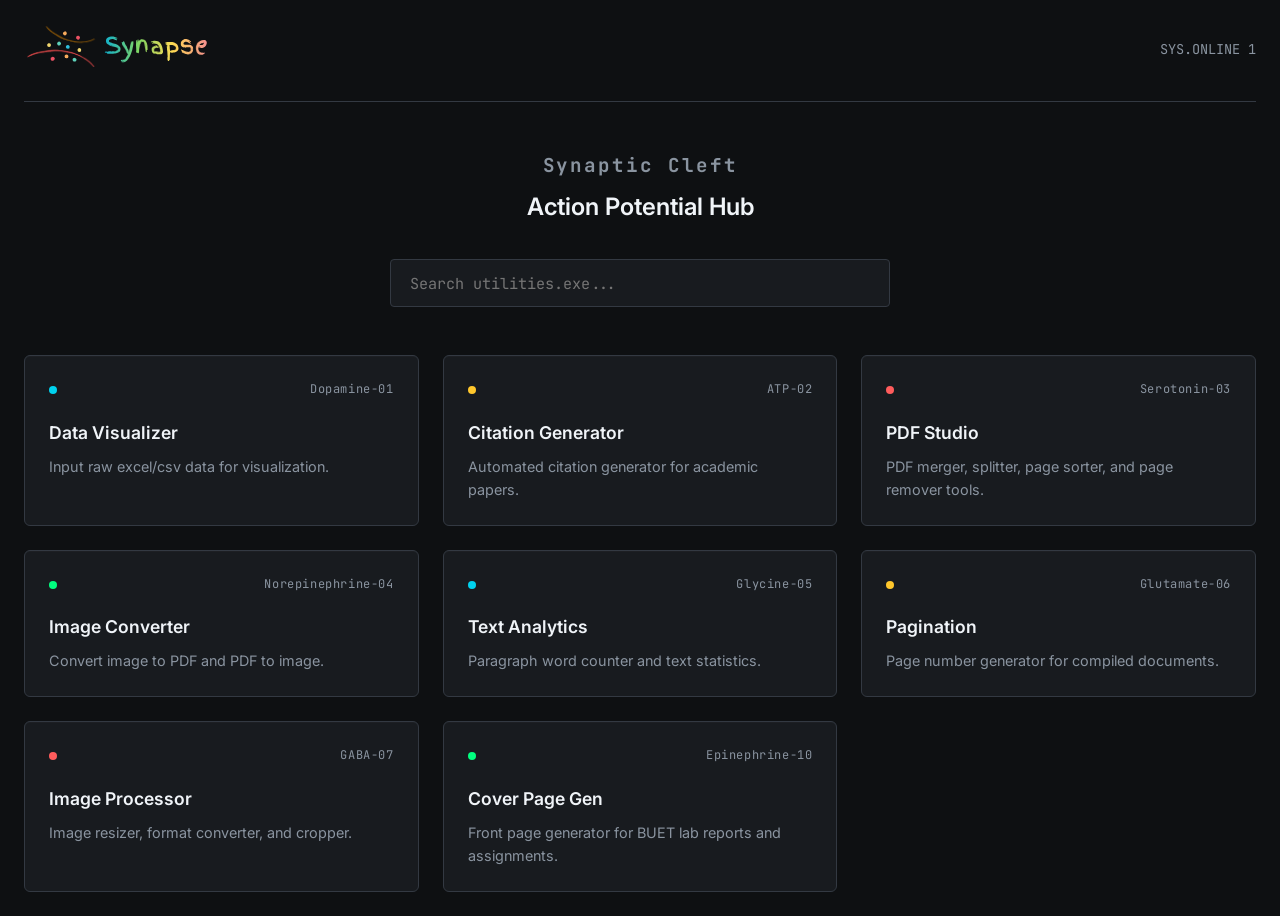
<file: index.html>
<!DOCTYPE html>

<html lang="en">

<head>

    <meta charset="UTF-8">
    <meta name="viewport" content="width=device-width, initial-scale=1.0">
    <title>Synapse | BME Utility Workspace</title>

    <link rel="icon" type="image/svg+xml" href="./asset/logo/logo-icon.svg">
    <link href="https://fonts.googleapis.com/css2?family=Inter:wght@400;600&family=JetBrains+Mono:wght@400;700&display=swap" rel="stylesheet">
    <link rel="stylesheet" href="index.css">

</head>

<body>

    <nav class="top-nav">
        <div class="brand">
            <img src="./asset/logo/logo-full.svg" alt="Synapse Logo" class="brand-logo">
        </div>
        <div class="nav-controls">
            <div class="status-indicator">
                <span class="dot pulse"></span> SYS.ONLINE 1
            </div>
        </div>
    </nav>

    <header class="workspace-header">
        <h1>Synaptic Cleft</h1>
        <p>Action Potential Hub</p>
        <div class="search-container">
            <input type="text" id="toolSearch" placeholder="Search utilities.exe..." autocomplete="off">
        </div>
    </header>

    <main class="grid-container" id="toolGrid">

        <a href="./visualizer/index.html" class="utility-card" data-tags="graph plot chart signal">
            <div class="card-header">
                <span class="accent-dot cyan"></span>
                <span class="card-id">Dopamine-01</span>
            </div>
            <h2>Data Visualizer</h2>
            <p>Input raw excel/csv data for visualization.</p>
        </a>

        <a href="#" class="utility-card" data-tags="citation references bibtex apa mla">
            <div class="card-header">
                <span class="accent-dot amber"></span>
                <span class="card-id">ATP-02</span>
            </div>
            <h2>Citation Generator</h2>
            <p>Automated citation generator for academic papers.</p>
        </a>

        <a href="#" class="utility-card" data-tags="pdf merge split sort remove pages">
            <div class="card-header">
                <span class="accent-dot coral"></span>
                <span class="card-id">Serotonin-03</span>
            </div>
            <h2>PDF Studio</h2>
            <p>PDF merger, splitter, page sorter, and page remover tools.</p>
        </a>

        <a href="#" class="utility-card" data-tags="image to pdf convert">
            <div class="card-header">
                <span class="accent-dot green"></span>
                <span class="card-id">Norepinephrine-04</span>
            </div>
            <h2>Image Converter</h2>
            <p>Convert image to PDF and PDF to image.</p>
        </a>

        <a href="#" class="utility-card" data-tags="text paragraph word counter characters">
            <div class="card-header">
                <span class="accent-dot cyan"></span>
                <span class="card-id">Glycine-05</span>
            </div>
            <h2>Text Analytics</h2>
            <p>Paragraph word counter and text statistics.</p>
        </a>

        <a href="#" class="utility-card" data-tags="page number generator pdf document">
            <div class="card-header">
                <span class="accent-dot amber"></span>
                <span class="card-id">Glutamate-06</span>
            </div>
            <h2>Pagination</h2>
            <p>Page number generator for compiled documents.</p>
        </a>

        <a href="#" class="utility-card" data-tags="image resizer format converter cropper">
            <div class="card-header">
                <span class="accent-dot coral"></span>
                <span class="card-id">GABA-07</span>
            </div>
            <h2>Image Processor</h2>
            <p>Image resizer, format converter, and cropper.</p>
        </a>
        
        <a href="./coverpage.html" class="utility-card" data-tags="front cover page generator buet assignment">
            <div class="card-header">
                <span class="accent-dot green"></span>
                <span class="card-id">Epinephrine-10</span>
            </div>
            <h2>Cover Page Gen</h2>
            <p>Front page generator for BUET lab reports and assignments.</p>
        </a>
    </main>

    <script src="index.js"></script>

</body>

</html>
</file>
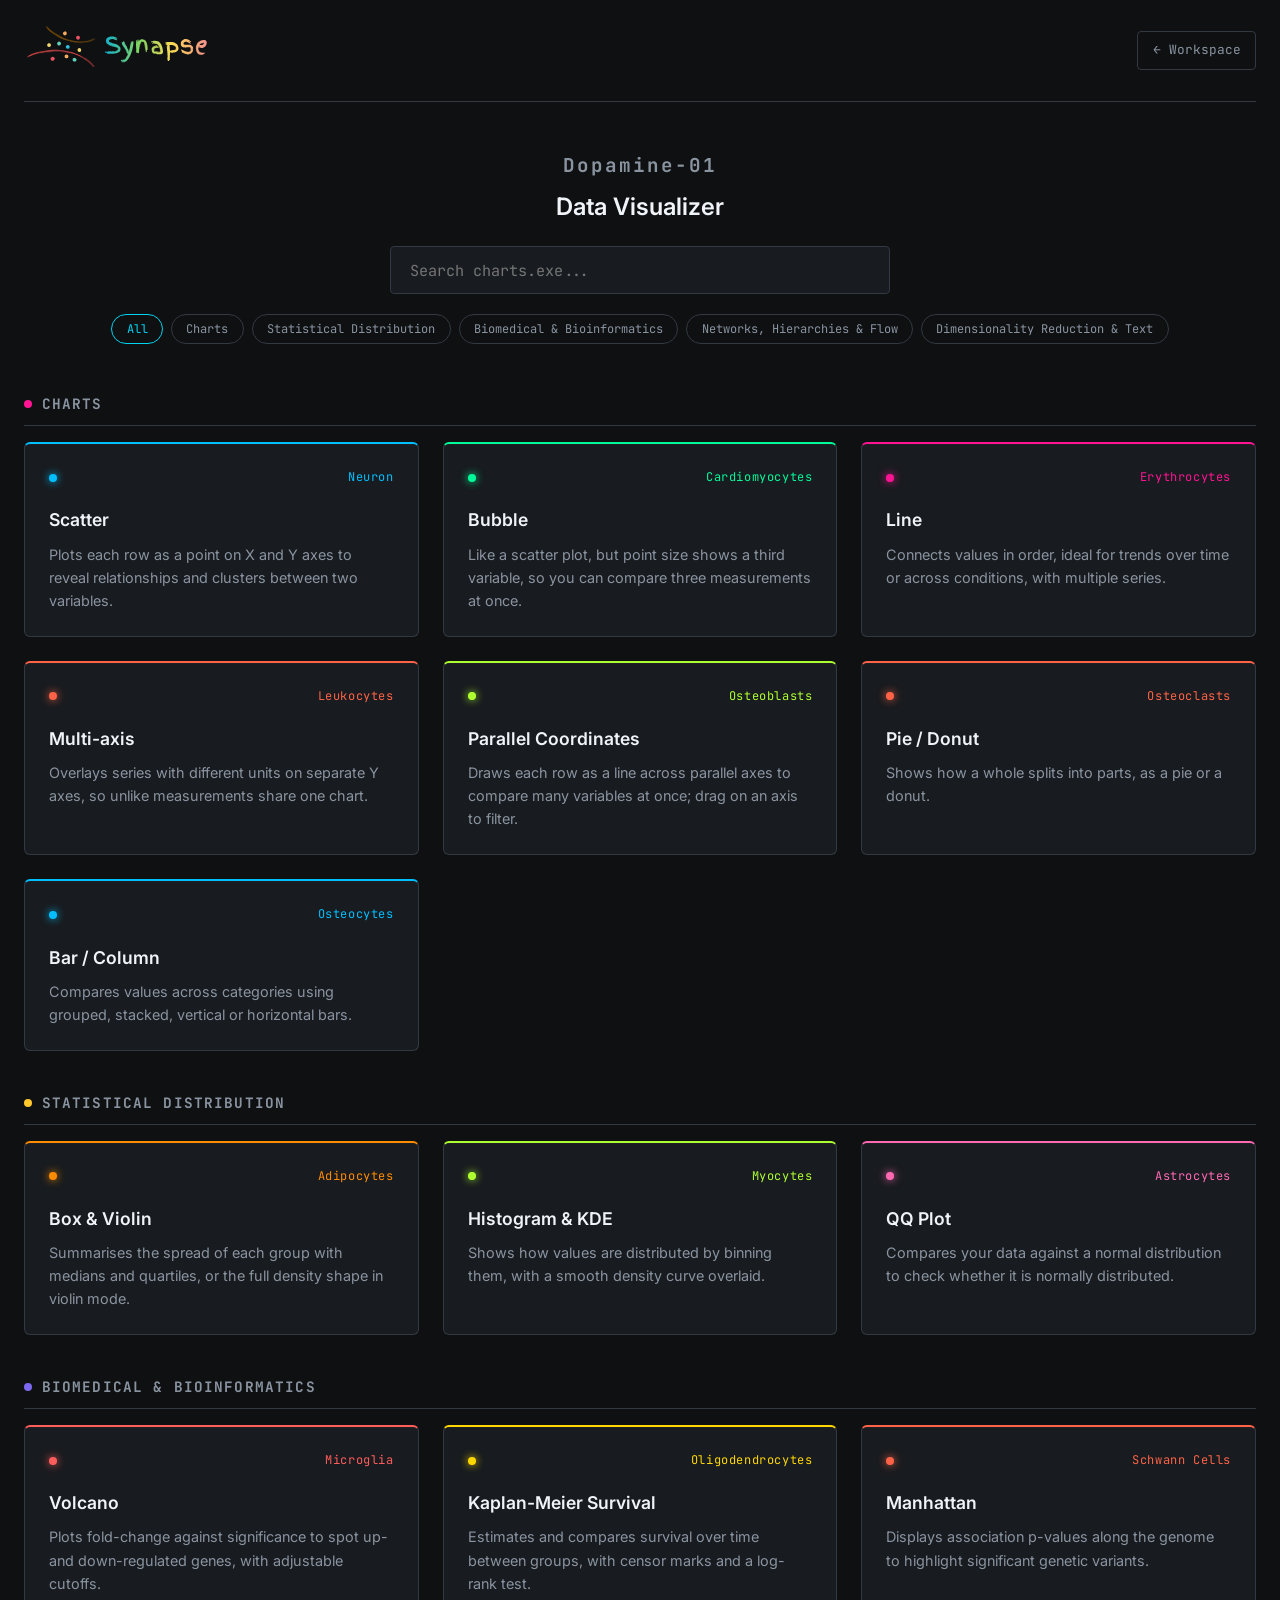
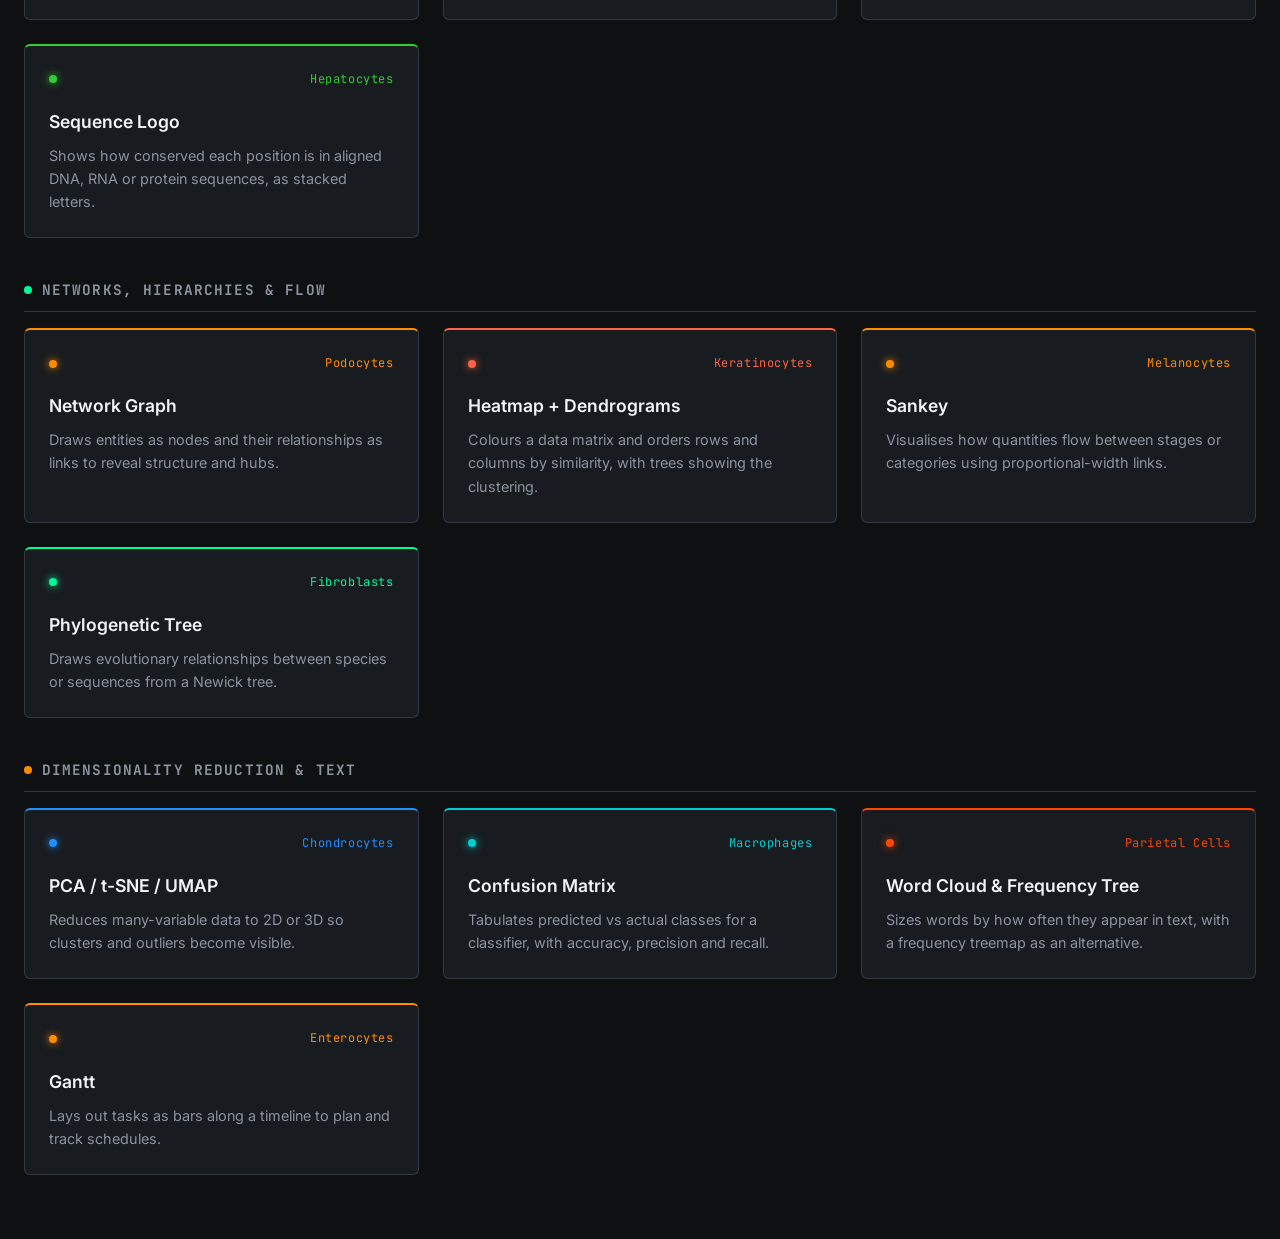
<file: visualizer/index.html>
<!DOCTYPE html>
<html lang="en">
<head>
    <meta charset="UTF-8">
    <meta name="viewport" content="width=device-width, initial-scale=1.0">
    <title>Synapse | Data Visualizer</title>
    <link rel="icon" type="image/svg+xml" href="../asset/logo/logo-icon.svg">
    <link href="https://fonts.googleapis.com/css2?family=Inter:wght@400;600&family=JetBrains+Mono:wght@400;700&display=swap" rel="stylesheet">
    <link rel="stylesheet" href="../index.css">
    <link rel="stylesheet" href="dashboard.css">
</head>
<body>
    <nav class="top-nav">
        <div class="brand"><a href="../index.html"><img src="../asset/logo/logo-full.svg" alt="Synapse Logo" class="brand-logo"></a></div>
        <a href="../index.html" class="back-link">&larr; Workspace</a>
    </nav>

    <header class="workspace-header">
        <h1>Dopamine-01</h1>
        <p>Data Visualizer</p>
        <div class="search-container"><input type="text" id="vizSearch" placeholder="Search charts.exe..." autocomplete="off"></div>
        <div class="filters" id="filters"></div>
    </header>

    <main>
        <div id="catalog"></div>
    </main>

    <script src="registry.js"></script>
    <script src="dashboard.js"></script>
</body>
</html>
</file>
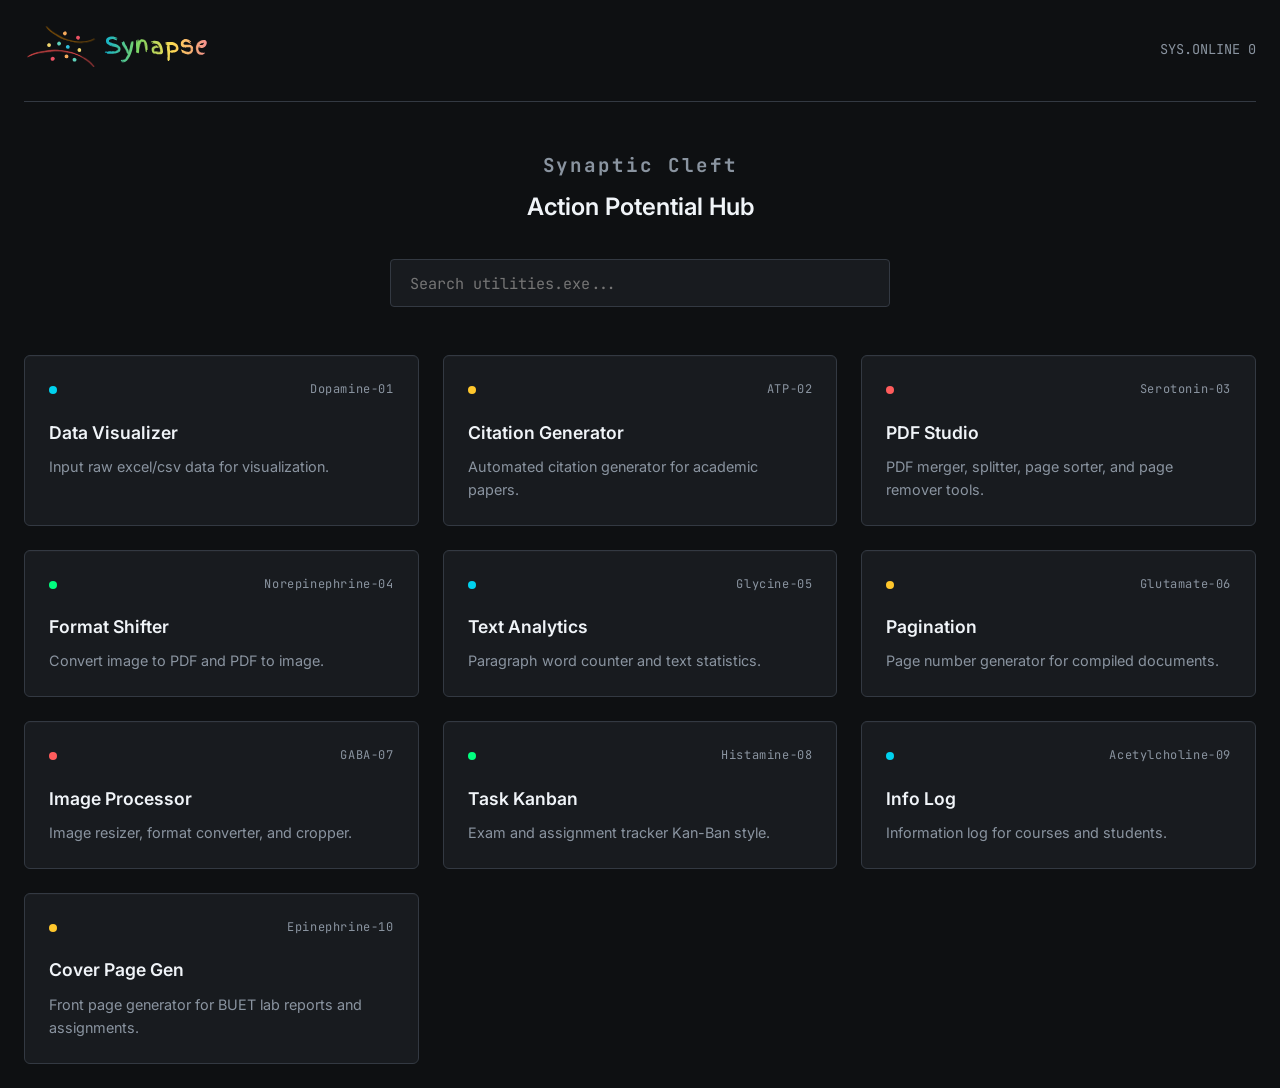
<file: home.html>
<!DOCTYPE html>

<html lang="en">

<head>

    <meta charset="UTF-8">
    <meta name="viewport" content="width=device-width, initial-scale=1.0">
    <title>Synapse | BME Utility Workspace</title>

    <link rel="icon" type="image/svg+xml" href="./asset/logo/logo-icon.svg">
    <link href="https://fonts.googleapis.com/css2?family=Inter:wght@400;600&family=JetBrains+Mono:wght@400;700&display=swap" rel="stylesheet">
    <link rel="stylesheet" href="home.css">

</head>

<body>

    <nav class="top-nav">
        <div class="brand">
            <img src="./asset/logo/logo-full.svg" alt="Synapse Logo" class="brand-logo">
        </div>
        <div class="nav-controls">
            <div class="status-indicator">
                <span class="dot pulse"></span> SYS.ONLINE 0
            </div>
        </div>
    </nav>

    <header class="workspace-header">
        <h1>Synaptic Cleft</h1>
        <p>Action Potential Hub</p>
        <div class="search-container">
            <input type="text" id="toolSearch" placeholder="Search utilities.exe..." autocomplete="off">
        </div>
    </header>

    <main class="grid-container" id="toolGrid">

        <a href="#" class="utility-card" data-tags="graph plot chart signal">
            <div class="card-header">
                <span class="accent-dot cyan"></span>
                <span class="card-id">Dopamine-01</span>
            </div>
            <h2>Data Visualizer</h2>
            <p>Input raw excel/csv data for visualization.</p>
        </a>

        <a href="#" class="utility-card" data-tags="citation references bibtex apa mla">
            <div class="card-header">
                <span class="accent-dot amber"></span>
                <span class="card-id">ATP-02</span>
            </div>
            <h2>Citation Generator</h2>
            <p>Automated citation generator for academic papers.</p>
        </a>

        <a href="#" class="utility-card" data-tags="pdf merge split sort remove pages">
            <div class="card-header">
                <span class="accent-dot coral"></span>
                <span class="card-id">Serotonin-03</span>
            </div>
            <h2>PDF Studio</h2>
            <p>PDF merger, splitter, page sorter, and page remover tools.</p>
        </a>

        <a href="#" class="utility-card" data-tags="image to pdf convert">
            <div class="card-header">
                <span class="accent-dot green"></span>
                <span class="card-id">Norepinephrine-04</span>
            </div>
            <h2>Format Shifter</h2>
            <p>Convert image to PDF and PDF to image.</p>
        </a>

        <a href="#" class="utility-card" data-tags="text paragraph word counter characters">
            <div class="card-header">
                <span class="accent-dot cyan"></span>
                <span class="card-id">Glycine-05</span>
            </div>
            <h2>Text Analytics</h2>
            <p>Paragraph word counter and text statistics.</p>
        </a>

        <a href="#" class="utility-card" data-tags="page number generator pdf document">
            <div class="card-header">
                <span class="accent-dot amber"></span>
                <span class="card-id">Glutamate-06</span>
            </div>
            <h2>Pagination</h2>
            <p>Page number generator for compiled documents.</p>
        </a>

        <a href="#" class="utility-card" data-tags="image resizer format converter cropper">
            <div class="card-header">
                <span class="accent-dot coral"></span>
                <span class="card-id">GABA-07</span>
            </div>
            <h2>Image Processor</h2>
            <p>Image resizer, format converter, and cropper.</p>
        </a>

        <a href="#" class="utility-card" data-tags="exam assignment tracker kanban board task">
            <div class="card-header">
                <span class="accent-dot green"></span>
                <span class="card-id">Histamine-08</span>
            </div>
            <h2>Task Kanban</h2>
            <p>Exam and assignment tracker Kan-Ban style.</p>
        </a>

        <a href="#" class="utility-card" data-tags="info log course students database">
            <div class="card-header">
                <span class="accent-dot cyan"></span>
                <span class="card-id">Acetylcholine-09</span>
            </div>
            <h2>Info Log</h2>
            <p>Information log for courses and students.</p>
        </a>

        <a href="./coverpage.html" class="utility-card" data-tags="front cover page generator buet assignment">
            <div class="card-header">
                <span class="accent-dot amber"></span>
                <span class="card-id">Epinephrine-10</span>
            </div>
            <h2>Cover Page Gen</h2>
            <p>Front page generator for BUET lab reports and assignments.</p>
        </a>
    </main>

    <script src="index.js"></script>

</body>

</html>
</file>
<file: index.css>
/*AI Generated CSS for Synapse Home Page*/

:root {
    /* Industrial Color Palette */
    --bg-app: #0E1012;
    --bg-surface: #181B1F;
    --bg-surface-elevated: #22262C;
    --border-tech: #333942;
    --border-hover: #4a5360;

    /* Typography */
    --text-primary: #F0F4F8;
    --text-muted: #8A94A0;
    
    /* Synapse Brand Accents */
    --accent-cyan: #00D2EF;
    --accent-coral: #FF5C5C;
    --accent-amber: #FFC72C;
    --accent-green: #00FF7F;

    /* Fonts */
    --font-mono: 'JetBrains Mono', 'Fira Code', monospace;
    --font-sans: 'Inter', system-ui, sans-serif;
}

* {
    box-sizing: border-box;
    margin: 0;
    padding: 0;
}

body {
    background-color: var(--bg-app);
    color: var(--text-primary);
    font-family: var(--font-sans);
    line-height: 1.6;
    padding: 1.5rem;
    max-width: 1400px;
    margin: 0 auto;
}

/* Navigation */
.top-nav {
    display: flex;
    justify-content: space-between;
    align-items: center;
    padding-bottom: 1.5rem;
    border-bottom: 1px solid var(--border-tech);
    margin-bottom: 3rem;
}

.brand-logo {
    height: 45px;
    width: auto;
}

.status-indicator {
    font-family: var(--font-mono);
    font-size: 0.85rem;
    color: var(--text-muted);
    display: flex;
    align-items: center;
    gap: 8px;
}

/* Header & Search */
.workspace-header {
    text-align: center;
    margin-bottom: 3rem;
}

.workspace-header h1 {
    font-family: var(--font-mono);
    font-size: 1.2rem;
    color: var(--text-muted);
    letter-spacing: 0.1em;
    margin-bottom: 0.5rem;
}

.workspace-header p {
    font-size: 1.5rem;
    font-weight: 600;
    margin-bottom: 2rem;
}

.search-container input {
    width: 100%;
    max-width: 500px;
    background-color: var(--bg-surface);
    border: 1px solid var(--border-tech);
    color: var(--text-primary);
    padding: 0.8rem 1.2rem;
    border-radius: 4px;
    font-family: var(--font-mono);
    font-size: 0.95rem;
    transition: all 0.2s ease;
}

.search-container input:focus {
    outline: none;
    border-color: var(--accent-cyan);
    background-color: var(--bg-surface-elevated);
}

/* Grid Layout */
.grid-container {
    display: grid;
    grid-template-columns: repeat(auto-fill, minmax(300px, 1fr));
    gap: 1.5rem;
}

/* Utility Cards */
.utility-card {
    background-color: var(--bg-surface);
    border: 1px solid var(--border-tech);
    border-radius: 6px;
    padding: 1.5rem;
    text-decoration: none;
    color: var(--text-primary);
    transition: all 0.2s ease;
    display: flex;
    flex-direction: column;
    box-shadow: inset 0 1px 0 rgba(255, 255, 255, 0.02);
}

.utility-card:hover {
    border-color: var(--border-hover);
    background-color: var(--bg-surface-elevated);
    transform: translateY(-2px);
}

.card-header {
    display: flex;
    justify-content: space-between;
    align-items: center;
    margin-bottom: 1.2rem;
    font-family: var(--font-mono);
    font-size: 0.75rem;
    color: var(--text-muted);
}

.card-id {
    letter-spacing: 0.05em;
}

.utility-card h2 {
    font-size: 1.1rem;
    font-weight: 600;
    margin-bottom: 0.5rem;
}

.utility-card p {
    font-size: 0.9rem;
    color: var(--text-muted);
    flex-grow: 1;
}

/* Accents */
.accent-dot {
    width: 8px;
    height: 8px;
    border-radius: 50%;
    display: inline-block;
}

.cyan { background-color: var(--accent-cyan); }
.amber { background-color: var(--accent-amber); }
.coral { background-color: var(--accent-coral); }
.green { background-color: var(--accent-green); }

.pulse {
    background-color: var(--accent-cyan);
    box-shadow: 0 0 8px var(--accent-cyan);
    animation: blink 2s infinite;
}

@keyframes blink {
    0% { opacity: 1; }
    50% { opacity: 0.4; }
    100% { opacity: 1; }
}

/* Responsive adjustments */
@media (max-width: 600px) {
    body { padding: 1rem; }
    .top-nav { flex-direction: column; gap: 1rem; align-items: flex-start; }
}
</file>
<file: visualizer/dashboard.css>
/* Visualizer dashboard — extends ../index.css */
.back-link{color:var(--text-muted);text-decoration:none;font-family:var(--font-mono);font-size:.8rem;border:1px solid var(--border-tech);padding:.5rem .9rem;border-radius:4px;transition:.2s}
.back-link:hover{color:var(--text-primary);border-color:var(--border-hover)}
.workspace-header p{margin-bottom:1.2rem}
.filters{display:flex;flex-wrap:wrap;gap:.5rem;justify-content:center;margin-top:1.2rem}
.pill{font-family:var(--font-mono);font-size:.75rem;background:transparent;color:var(--text-muted);border:1px solid var(--border-tech);border-radius:999px;padding:.4rem .9rem;cursor:pointer;transition:.2s}
.pill:hover{border-color:var(--border-hover);color:var(--text-primary)}
.pill.active{border-color:var(--accent-cyan);color:var(--accent-cyan)}
.cat{margin-bottom:2.5rem}
.cat>h2{font-family:var(--font-mono);font-size:.9rem;letter-spacing:.08em;text-transform:uppercase;color:var(--text-muted);display:flex;align-items:center;gap:.6rem;margin-bottom:1rem;padding-bottom:.6rem;border-bottom:1px solid var(--border-tech)}
.viz-card{--c:var(--accent-cyan);border-top:2px solid var(--c)}
.viz-card:hover{border-color:var(--c)}
.viz-card .accent-dot{background:var(--c);box-shadow:0 0 8px var(--c)}
.viz-card .card-id{color:var(--c)}
.viz-card.unbuilt{cursor:default}
.empty{text-align:center;color:var(--text-muted);padding:3rem 0}
</file>
<file: home.css>
/*AI Generated CSS for Synapse Home Page*/

:root {
    /* Industrial Color Palette */
    --bg-app: #0E1012;
    --bg-surface: #181B1F;
    --bg-surface-elevated: #22262C;
    --border-tech: #333942;
    --border-hover: #4a5360;

    /* Typography */
    --text-primary: #F0F4F8;
    --text-muted: #8A94A0;
    
    /* Synapse Brand Accents */
    --accent-cyan: #00D2EF;
    --accent-coral: #FF5C5C;
    --accent-amber: #FFC72C;
    --accent-green: #00FF7F;

    /* Fonts */
    --font-mono: 'JetBrains Mono', 'Fira Code', monospace;
    --font-sans: 'Inter', system-ui, sans-serif;
}

* {
    box-sizing: border-box;
    margin: 0;
    padding: 0;
}

body {
    background-color: var(--bg-app);
    color: var(--text-primary);
    font-family: var(--font-sans);
    line-height: 1.6;
    padding: 1.5rem;
    max-width: 1400px;
    margin: 0 auto;
}

/* Navigation */
.top-nav {
    display: flex;
    justify-content: space-between;
    align-items: center;
    padding-bottom: 1.5rem;
    border-bottom: 1px solid var(--border-tech);
    margin-bottom: 3rem;
}

.brand-logo {
    height: 45px;
    width: auto;
}

.status-indicator {
    font-family: var(--font-mono);
    font-size: 0.85rem;
    color: var(--text-muted);
    display: flex;
    align-items: center;
    gap: 8px;
}

/* Header & Search */
.workspace-header {
    text-align: center;
    margin-bottom: 3rem;
}

.workspace-header h1 {
    font-family: var(--font-mono);
    font-size: 1.2rem;
    color: var(--text-muted);
    letter-spacing: 0.1em;
    margin-bottom: 0.5rem;
}

.workspace-header p {
    font-size: 1.5rem;
    font-weight: 600;
    margin-bottom: 2rem;
}

.search-container input {
    width: 100%;
    max-width: 500px;
    background-color: var(--bg-surface);
    border: 1px solid var(--border-tech);
    color: var(--text-primary);
    padding: 0.8rem 1.2rem;
    border-radius: 4px;
    font-family: var(--font-mono);
    font-size: 0.95rem;
    transition: all 0.2s ease;
}

.search-container input:focus {
    outline: none;
    border-color: var(--accent-cyan);
    background-color: var(--bg-surface-elevated);
}

/* Grid Layout */
.grid-container {
    display: grid;
    grid-template-columns: repeat(auto-fill, minmax(300px, 1fr));
    gap: 1.5rem;
}

/* Utility Cards */
.utility-card {
    background-color: var(--bg-surface);
    border: 1px solid var(--border-tech);
    border-radius: 6px;
    padding: 1.5rem;
    text-decoration: none;
    color: var(--text-primary);
    transition: all 0.2s ease;
    display: flex;
    flex-direction: column;
    box-shadow: inset 0 1px 0 rgba(255, 255, 255, 0.02);
}

.utility-card:hover {
    border-color: var(--border-hover);
    background-color: var(--bg-surface-elevated);
    transform: translateY(-2px);
}

.card-header {
    display: flex;
    justify-content: space-between;
    align-items: center;
    margin-bottom: 1.2rem;
    font-family: var(--font-mono);
    font-size: 0.75rem;
    color: var(--text-muted);
}

.card-id {
    letter-spacing: 0.05em;
}

.utility-card h2 {
    font-size: 1.1rem;
    font-weight: 600;
    margin-bottom: 0.5rem;
}

.utility-card p {
    font-size: 0.9rem;
    color: var(--text-muted);
    flex-grow: 1;
}

/* Accents */
.accent-dot {
    width: 8px;
    height: 8px;
    border-radius: 50%;
    display: inline-block;
}

.cyan { background-color: var(--accent-cyan); }
.amber { background-color: var(--accent-amber); }
.coral { background-color: var(--accent-coral); }
.green { background-color: var(--accent-green); }

.pulse {
    background-color: var(--accent-cyan);
    box-shadow: 0 0 8px var(--accent-cyan);
    animation: blink 2s infinite;
}

@keyframes blink {
    0% { opacity: 1; }
    50% { opacity: 0.4; }
    100% { opacity: 1; }
}

/* Responsive adjustments */
@media (max-width: 600px) {
    body { padding: 1rem; }
    .top-nav { flex-direction: column; gap: 1rem; align-items: flex-start; }
}
</file>
